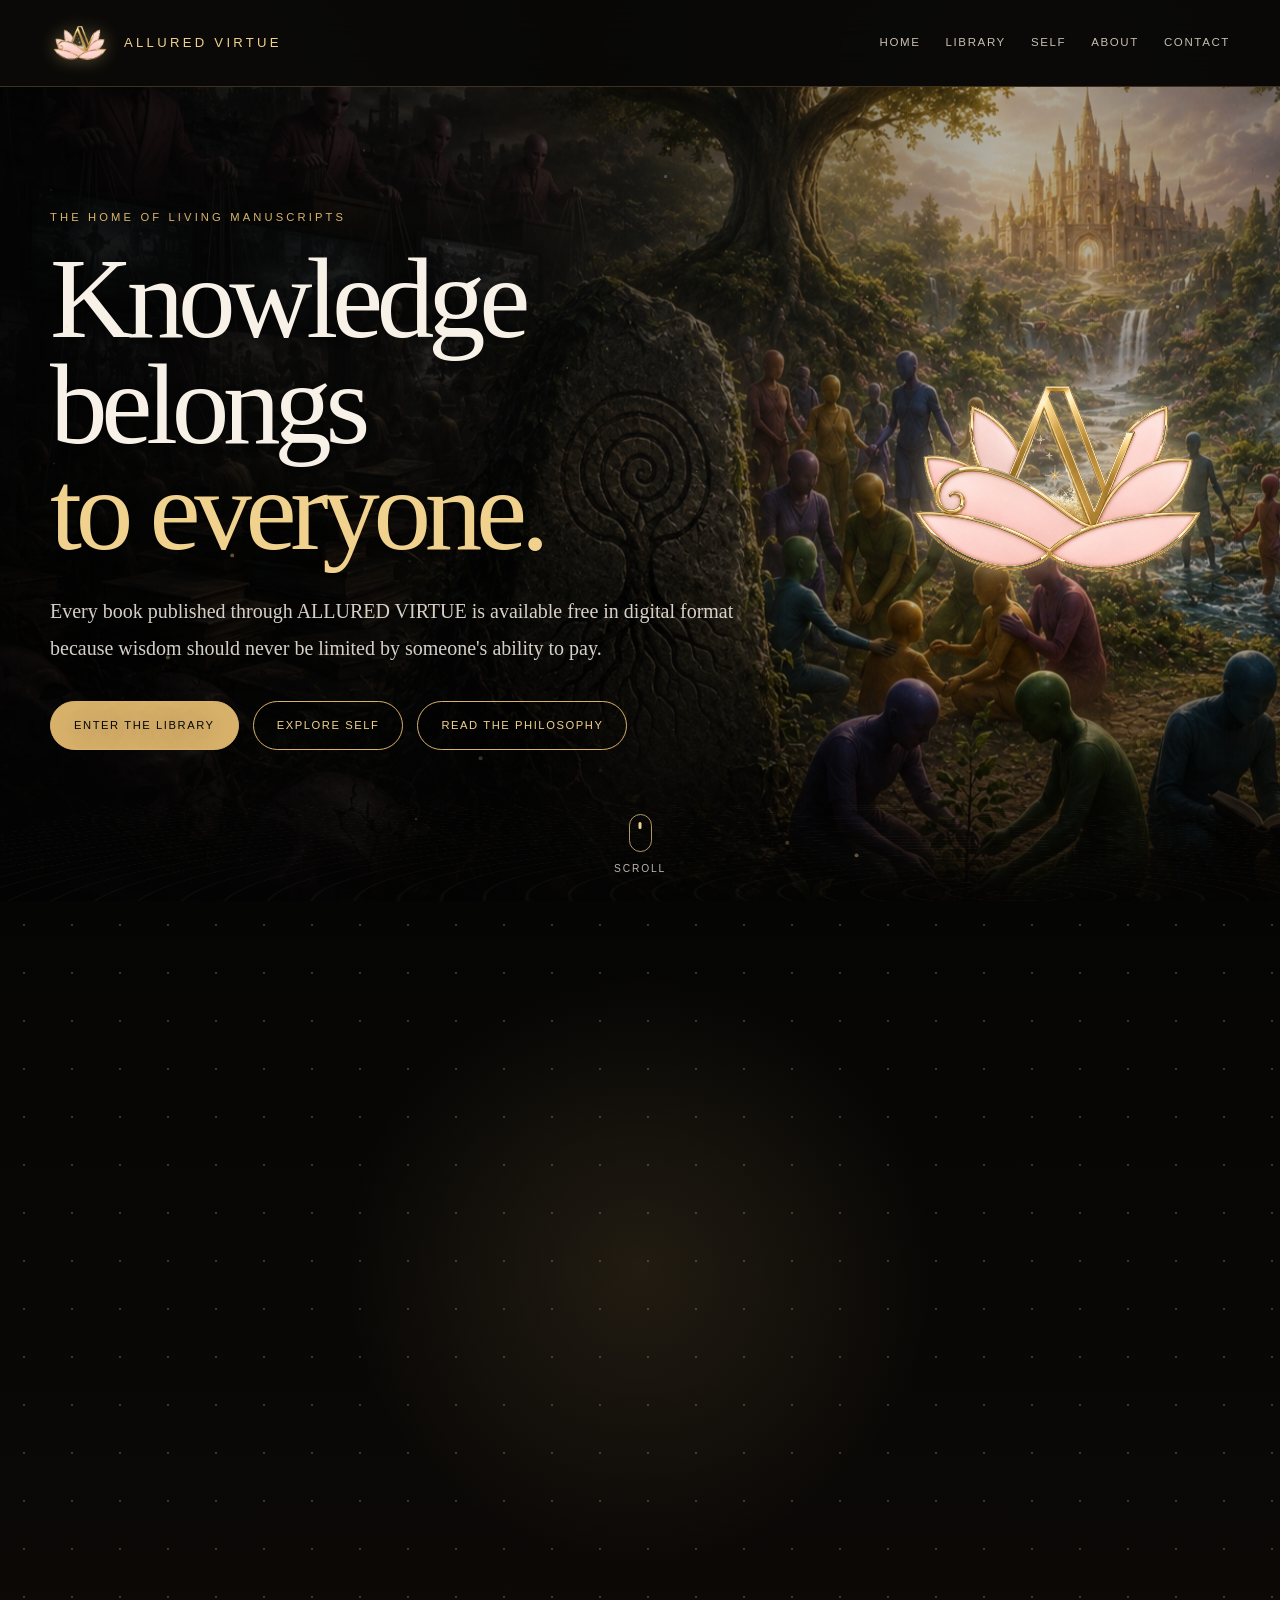
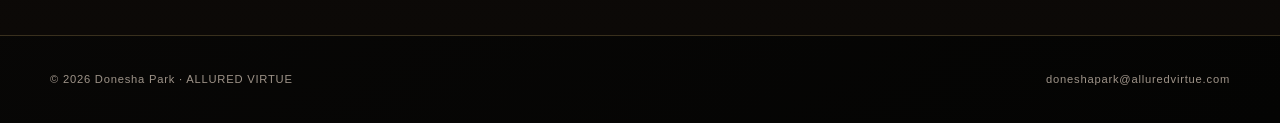
<file: index.html>
<!DOCTYPE html>
<html lang="en">
<head>
  <meta charset="UTF-8">
  <meta name="viewport" content="width=device-width, initial-scale=1">
  <title>ALLURED VIRTUE | Knowledge Belongs to Everyone</title>
  <meta name="description" content="The official home of ALLURED VIRTUE and SELF: A Living Manuscript by Donesha Park.">
  <link rel="stylesheet" href="style.css">
  <link rel="icon" type="image/png" sizes="32x32" href="/allured-virtue-tab-icon-v2-32.png">
  <link rel="icon" type="image/png" sizes="48x48" href="/allured-virtue-tab-icon-v2-48.png">
  <link rel="apple-touch-icon" href="/allured-virtue-touch-icon-v2.png">
</head>
<body>

<a class="skip-link" href="#main-content">Skip to content</a>
<header class="site-header">
  <div class="nav-wrap">
    <a class="brand-link" href="index.html" aria-label="ALLURED VIRTUE home">
      <img class="brand-logo" src="images/allured-virtue-logo-transparent.png" alt="ALLURED VIRTUE lotus logo">
      <span class="brand-name">ALLURED VIRTUE</span>
    </a>

    <button class="menu-button" type="button" aria-expanded="false" aria-label="Open navigation">☰</button>

    <nav class="site-nav" aria-label="Main navigation">
      <a class="transition-link" href="index.html">Home</a>
      <a class="transition-link" href="library.html">Library</a>
      <a class="transition-link" href="self.html">SELF</a>
      <a class="transition-link" href="about.html">About</a>
      <a class="transition-link" href="contact.html">Contact</a>
    </nav>
  </div>
</header>

<main id="main-content">
  <section class="hero cinematic-hero" data-parallax-root>
    <div class="cinematic-image" data-parallax-speed="0.12" aria-hidden="true"></div>
    <div class="moving-clouds clouds-one" data-parallax-speed="0.05" aria-hidden="true"></div>
    <div class="moving-clouds clouds-two" data-parallax-speed="0.08" aria-hidden="true"></div>
    <div class="star-field" aria-hidden="true"></div>
    <div class="light-rays" aria-hidden="true"></div>
    <div class="leaf-field" aria-hidden="true"></div>
    <div class="water-ripples" aria-hidden="true"></div>
    <div class="hero-shade" aria-hidden="true"></div>

    <div class="shell cinematic-content">
      <div class="reveal hero-copy">
        <p class="eyebrow">The home of living manuscripts</p>
        <h1 class="display">Knowledge belongs<br><span class="gold">to everyone.</span></h1>
        <p class="lede">
          Every book published through ALLURED VIRTUE is available free in digital format because wisdom should never be limited by someone's ability to pay.
        </p>
        <div class="button-row">
          <a class="button filled transition-link" href="library.html">Enter the library</a>
          <a class="button transition-link" href="self.html">Explore SELF</a>
          <a class="button transition-link" href="about.html">Read the philosophy</a>
        </div>
      </div>

      <div class="hero-lotus-wrap reveal" data-parallax-speed="-0.04">
        <img class="hero-lotus" src="images/allured-virtue-logo-transparent.png" alt="ALLURED VIRTUE lotus logo">
      </div>
    </div>

    <a class="scroll-cue" href="#home-statement" aria-label="Scroll to continue">
      <span></span>
      Scroll
    </a>
  </section>

  <section class="home-statement section" id="home-statement">
    <div class="shell statement-center reveal">
      <div class="animated-gold-line" aria-hidden="true"></div>
      <p class="eyebrow">ALLURED VIRTUE</p>
      <h2>Read slowly. Observe deeply. Remember yourself.</h2>
      <p>Enter a growing library of living manuscripts by Donesha Park.</p>
      <a class="button transition-link" href="library.html">Open the library</a>
      <div class="animated-gold-line reverse" aria-hidden="true"></div>
    </div>
  </section>
</main>

<footer class="site-footer">
  <div class="shell footer-inner">
    <p>© 2026 Donesha Park · ALLURED VIRTUE</p>
    <p><a href="mailto:doneshapark@alluredvirtue.com">doneshapark@alluredvirtue.com</a></p>
  </div>
</footer>
<script src="app.js"></script>

</body>
</html>
</file>
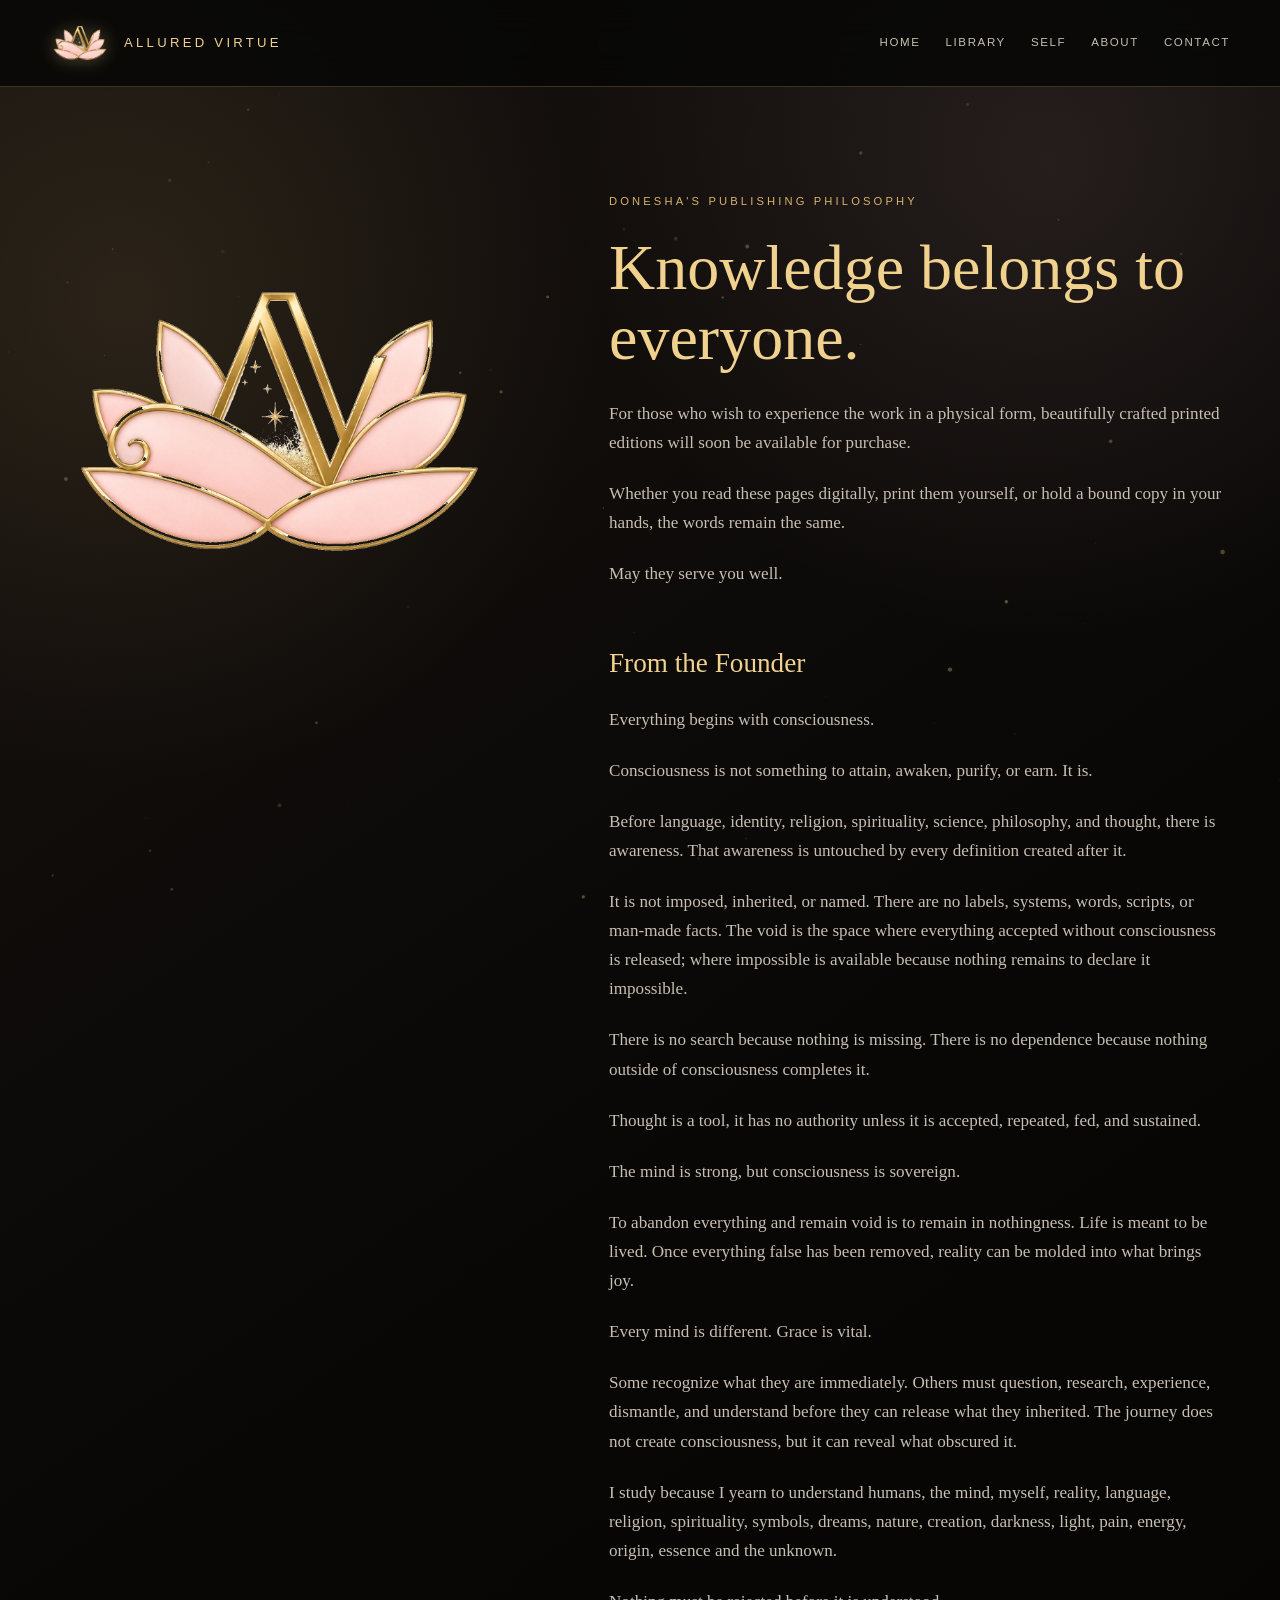
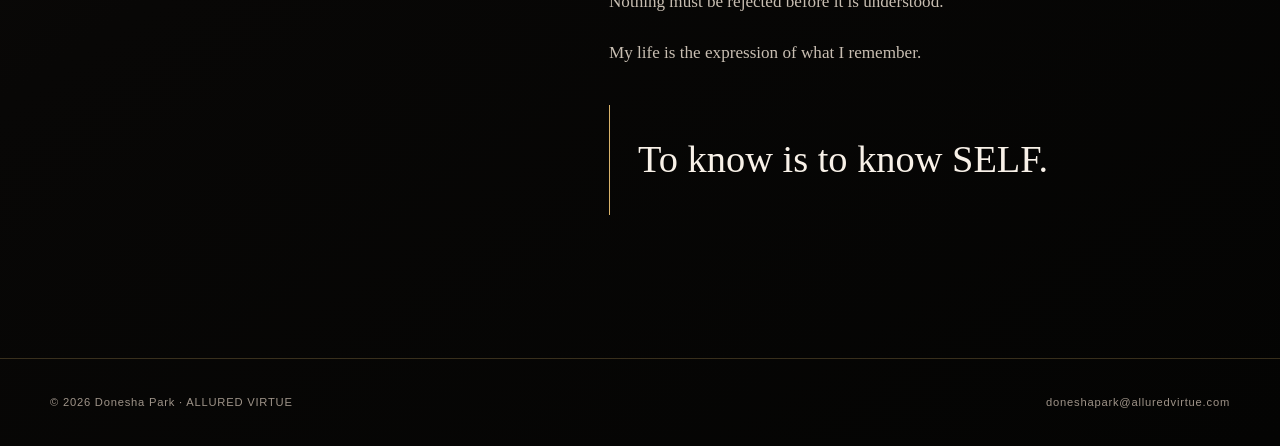
<file: about.html>
<!DOCTYPE html>
<html lang="en">
<head>
  <meta charset="UTF-8">
  <meta name="viewport" content="width=device-width, initial-scale=1">
  <title>About | ALLURED VIRTUE</title>
  <meta name="description" content="Donesha's publishing philosophy and a statement from the founder of ALLURED VIRTUE.">
  <link rel="stylesheet" href="style.css">
  <link rel="icon" type="image/png" sizes="32x32" href="/allured-virtue-tab-icon-v2-32.png">
  <link rel="icon" type="image/png" sizes="48x48" href="/allured-virtue-tab-icon-v2-48.png">
  <link rel="apple-touch-icon" href="/allured-virtue-touch-icon-v2.png">
</head>
<body>

<a class="skip-link" href="#main-content">Skip to content</a>
<header class="site-header">
  <div class="nav-wrap">
    <a class="brand-link" href="index.html" aria-label="ALLURED VIRTUE home">
      <img class="brand-logo" src="images/allured-virtue-logo-transparent.png" alt="ALLURED VIRTUE lotus logo">
      <span class="brand-name">ALLURED VIRTUE</span>
    </a>

    <button class="menu-button" type="button" aria-expanded="false" aria-label="Open navigation">☰</button>

    <nav class="site-nav" aria-label="Main navigation">
      <a class="transition-link" href="index.html">Home</a>
      <a class="transition-link" href="library.html">Library</a>
      <a class="transition-link" href="self.html">SELF</a>
      <a class="transition-link" href="about.html">About</a>
      <a class="transition-link" href="contact.html">Contact</a>
    </nav>
  </div>
</header>

<main id="main-content">
  <section class="section">
    <div class="shell philosophy">
      <div class="logo-panel reveal">
        <img src="images/allured-virtue-logo-transparent.png" alt="ALLURED VIRTUE lotus logo">
      </div>

      <div class="prose reveal">
        <p class="eyebrow">Donesha's Publishing Philosophy</p>
        <h2>Knowledge belongs to everyone.</h2>

        <p>For those who wish to experience the work in a physical form, beautifully crafted printed editions will soon be available for purchase.</p>

        <p>Whether you read these pages digitally, print them yourself, or hold a bound copy in your hands, the words remain the same.</p>

        <p>May they serve you well.</p>

        <h3>From the Founder</h3>

        <p>Everything begins with consciousness.</p>

        <p>Consciousness is not something to attain, awaken, purify, or earn. It is.</p>

        <p>Before language, identity, religion, spirituality, science, philosophy, and thought, there is awareness. That awareness is untouched by every definition created after it.</p>

        <p>It is not imposed, inherited, or named. There are no labels, systems, words, scripts, or man-made facts. The void is the space where everything accepted without consciousness is released; where impossible is available because nothing remains to declare it impossible.</p>

        <p>There is no search because nothing is missing. There is no dependence because nothing outside of consciousness completes it.</p>

        <p>Thought is a tool, it has no authority unless it is accepted, repeated, fed, and sustained.</p>

        <p>The mind is strong, but consciousness is sovereign.</p>

        <p>To abandon everything and remain void is to remain in nothingness. Life is meant to be lived. Once everything false has been removed, reality can be molded into what brings joy.</p>

        <p>Every mind is different. Grace is vital.</p>

        <p>Some recognize what they are immediately. Others must question, research, experience, dismantle, and understand before they can release what they inherited. The journey does not create consciousness, but it can reveal what obscured it.</p>

        <p>I study because I yearn to understand humans, the mind, myself, reality, language, religion, spirituality, symbols, dreams, nature, creation, darkness, light, pain, energy, origin, essence and the unknown.</p>

        <p>Nothing must be rejected before it is understood.</p>

        <p>My life is the expression of what I remember.</p>

        <blockquote class="knowledge">To know is to know SELF.</blockquote>
      </div>
    </div>
  </section>
</main>

<footer class="site-footer">
  <div class="shell footer-inner">
    <p>© 2026 Donesha Park · ALLURED VIRTUE</p>
    <p><a href="mailto:doneshapark@alluredvirtue.com">doneshapark@alluredvirtue.com</a></p>
  </div>
</footer>
<script src="app.js"></script>

</body>
</html>
</file>
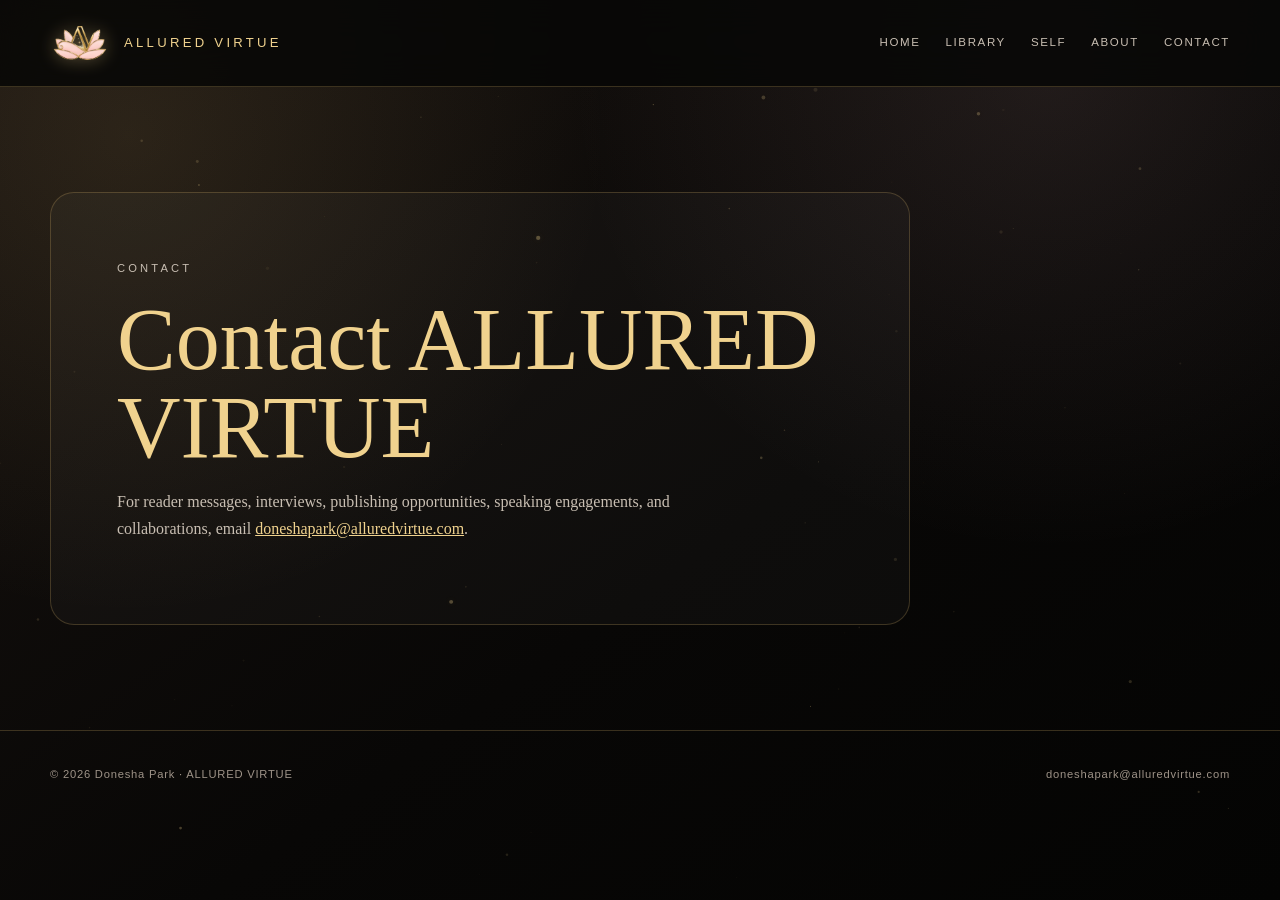
<file: contact.html>
<!DOCTYPE html>
<html lang="en">
<head>
  <meta charset="UTF-8">
  <meta name="viewport" content="width=device-width, initial-scale=1">
  <title>Contact | ALLURED VIRTUE</title>
  <meta name="description" content="Contact ALLURED VIRTUE.">
  <link rel="stylesheet" href="style.css">
  <link rel="icon" type="image/png" sizes="32x32" href="/allured-virtue-tab-icon-v2-32.png">
  <link rel="icon" type="image/png" sizes="48x48" href="/allured-virtue-tab-icon-v2-48.png">
  <link rel="apple-touch-icon" href="/allured-virtue-touch-icon-v2.png">
</head>
<body>

<a class="skip-link" href="#main-content">Skip to content</a>
<header class="site-header">
  <div class="nav-wrap">
    <a class="brand-link" href="index.html" aria-label="ALLURED VIRTUE home">
      <img class="brand-logo" src="images/allured-virtue-logo-transparent.png" alt="ALLURED VIRTUE lotus logo">
      <span class="brand-name">ALLURED VIRTUE</span>
    </a>

    <button class="menu-button" type="button" aria-expanded="false" aria-label="Open navigation">☰</button>

    <nav class="site-nav" aria-label="Main navigation">
      <a class="transition-link" href="index.html">Home</a>
      <a class="transition-link" href="library.html">Library</a>
      <a class="transition-link" href="self.html">SELF</a>
      <a class="transition-link" href="about.html">About</a>
      <a class="transition-link" href="contact.html">Contact</a>
    </nav>
  </div>
</header>

<main id="main-content">
  <section class="section">
    <div class="shell">
      <div class="contact-panel reveal">
        <p class="eyebrow">Contact</p>
        <h1>Contact ALLURED VIRTUE</h1>
        <p>
          For reader messages, interviews, publishing opportunities, speaking engagements, and collaborations, email <a class="email-link" href="mailto:doneshapark@alluredvirtue.com">doneshapark@alluredvirtue.com</a>.
        </p>
      </div>
    </div>
  </section>
</main>

<footer class="site-footer">
  <div class="shell footer-inner">
    <p>© 2026 Donesha Park · ALLURED VIRTUE</p>
    <p><a href="mailto:doneshapark@alluredvirtue.com">doneshapark@alluredvirtue.com</a></p>
  </div>
</footer>
<script src="app.js"></script>

</body>
</html>
</file>
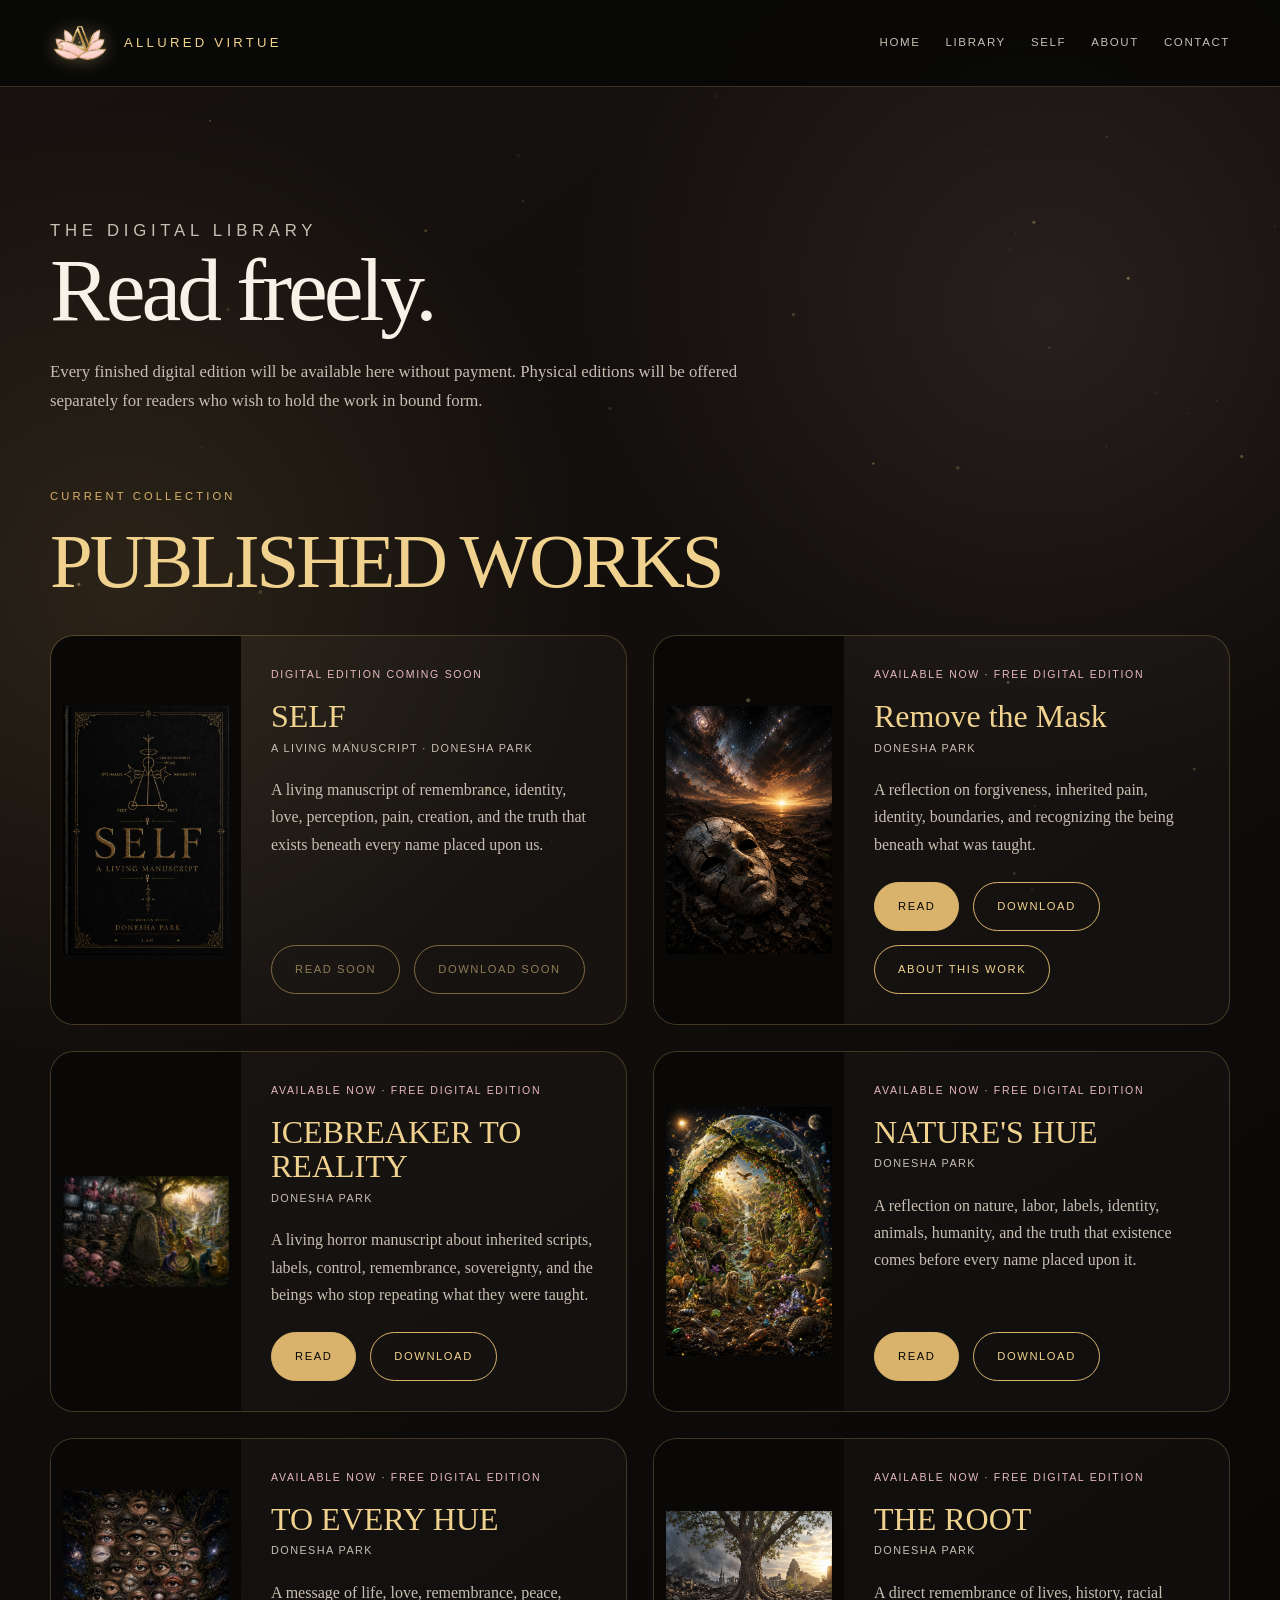
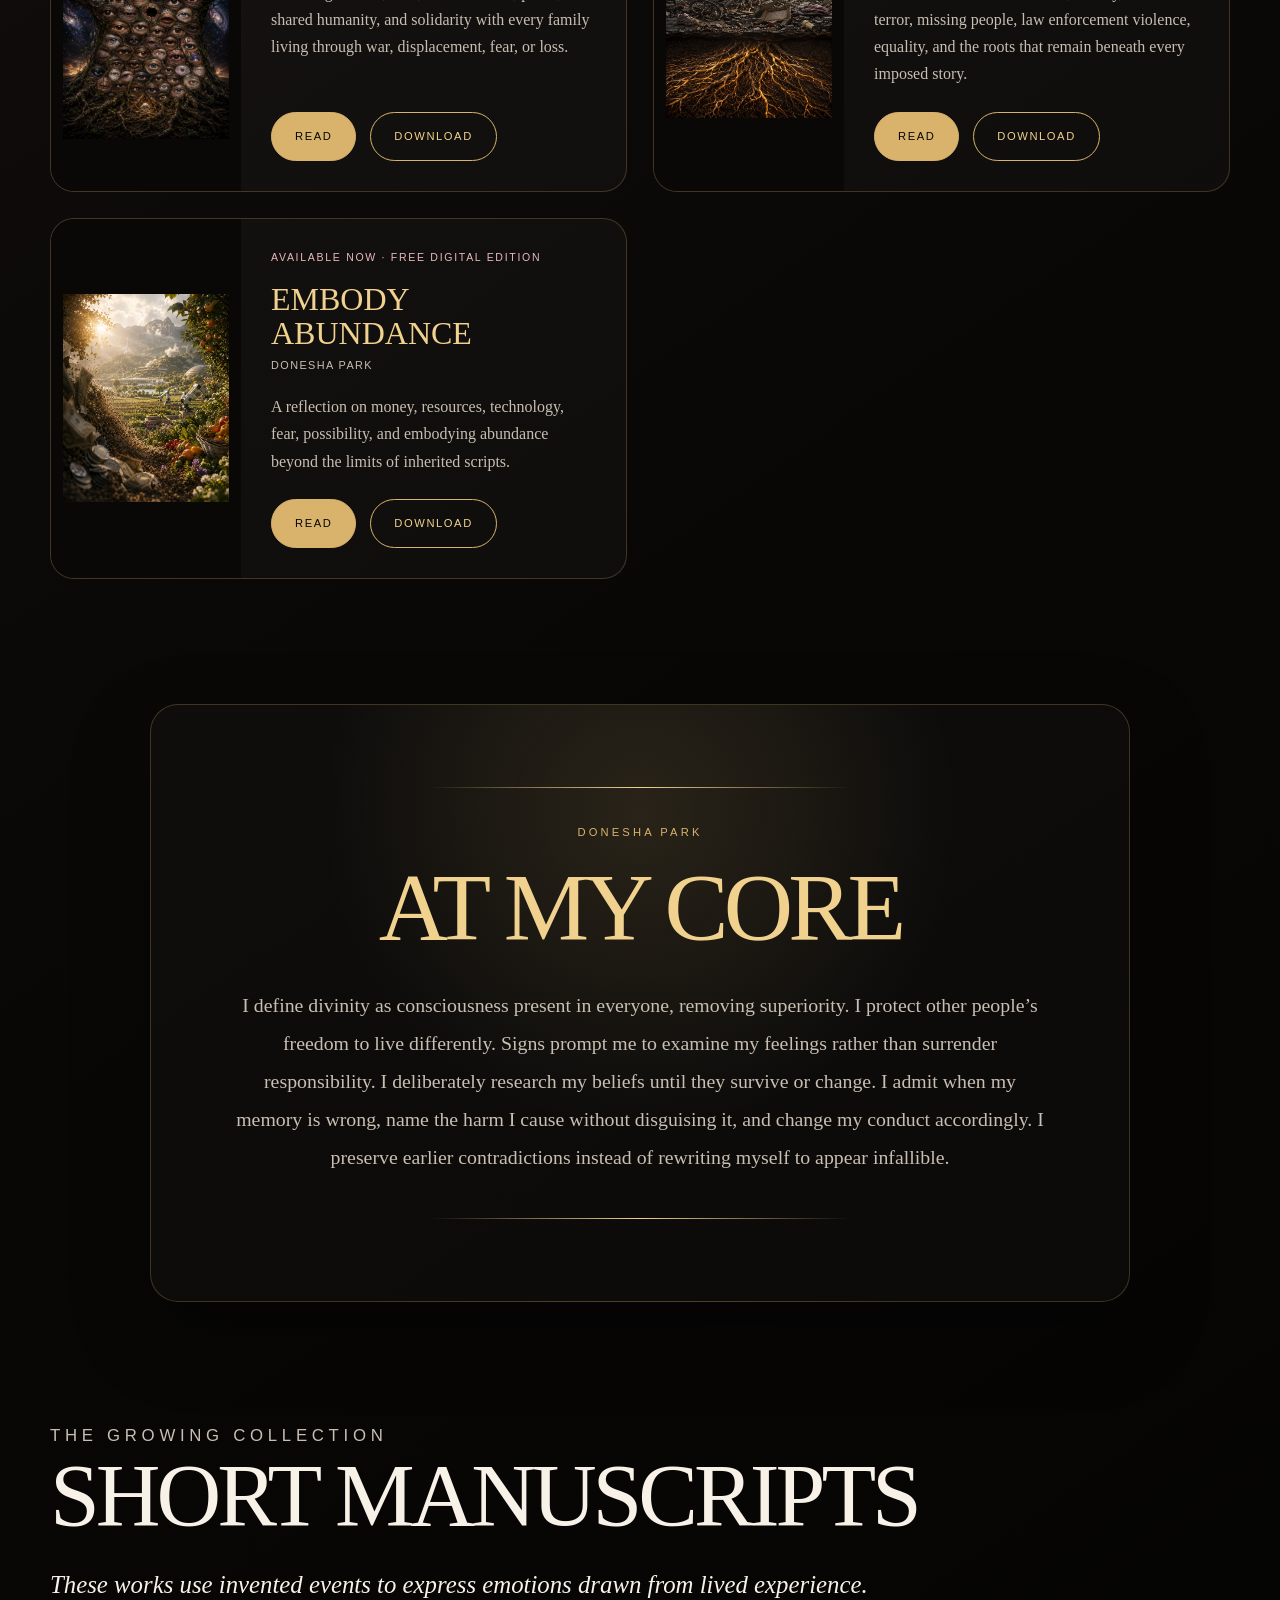
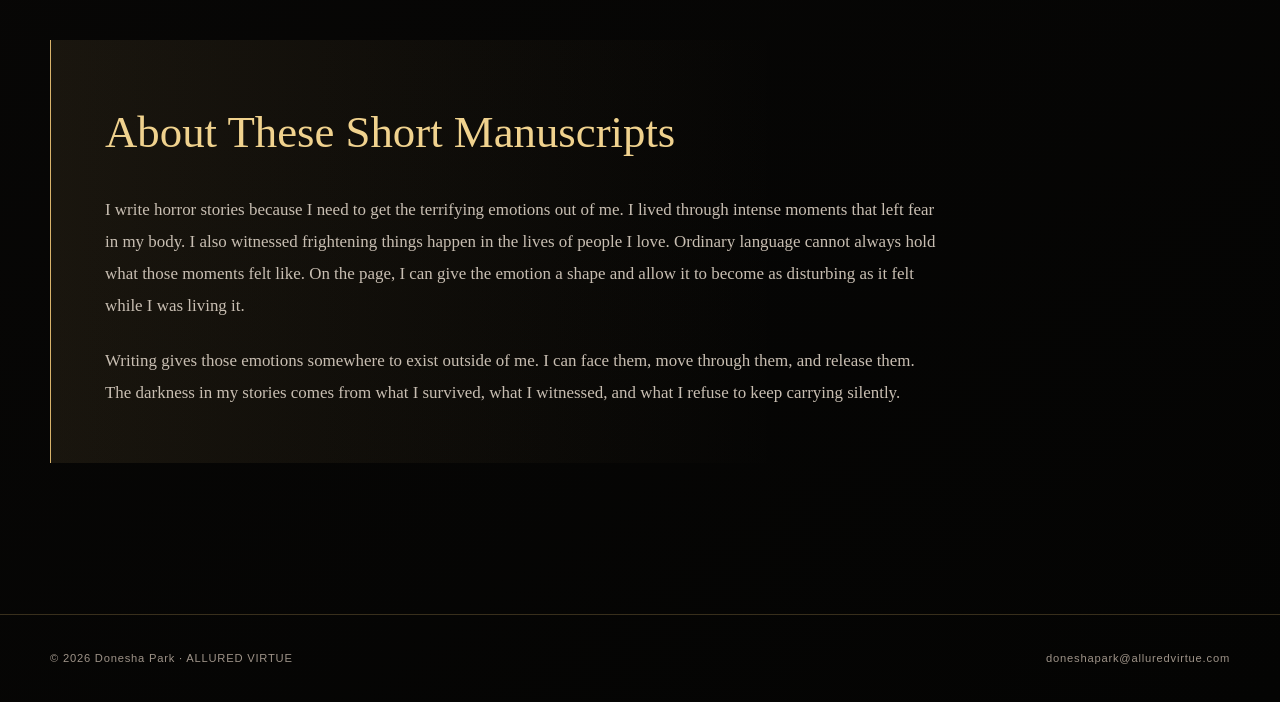
<file: library.html>
<!DOCTYPE html>
<html lang="en">
<head>
  <meta charset="UTF-8">
  <meta name="viewport" content="width=device-width, initial-scale=1">
  <title>Books by Donesha Park | ALLURED VIRTUE Library</title>
  <meta name="description" content="Read free digital books by Donesha Park through the ALLURED VIRTUE library.">
  <link rel="stylesheet" href="style.css">
  <link rel="icon" type="image/png" sizes="32x32" href="/allured-virtue-tab-icon-v2-32.png">
  <link rel="icon" type="image/png" sizes="48x48" href="/allured-virtue-tab-icon-v2-48.png">
  <link rel="apple-touch-icon" href="/allured-virtue-touch-icon-v2.png">
</head>
<body>

<a class="skip-link" href="#main-content">Skip to content</a>
<header class="site-header">
  <div class="nav-wrap">
    <a class="brand-link" href="index.html" aria-label="ALLURED VIRTUE home">
      <img class="brand-logo" src="images/allured-virtue-logo-transparent.png" alt="ALLURED VIRTUE lotus logo">
      <span class="brand-name">ALLURED VIRTUE</span>
    </a>

    <button class="menu-button" type="button" aria-expanded="false" aria-label="Open navigation">☰</button>

    <nav class="site-nav" aria-label="Main navigation">
      <a class="transition-link" href="index.html">Home</a>
      <a class="transition-link" href="library.html">Library</a>
      <a class="transition-link" href="self.html">SELF</a>
      <a class="transition-link" href="about.html">About</a>
      <a class="transition-link" href="contact.html">Contact</a>
    </nav>
  </div>
</header>

<main id="main-content">
  <section class="section">
    <div class="shell">
      <div class="section-heading reveal">
        <p class="eyebrow">The digital library</p>
        <h1>Read freely.</h1>
        <p>
          Every finished digital edition will be available here without payment. Physical editions will be offered separately for readers who wish to hold the work in bound form.
        </p>
      </div>

      <div class="library-section-label reveal">
        <p class="eyebrow">Current collection</p>
        <h2>PUBLISHED WORKS</h2>
      </div>

      <div class="library-grid">
        <article class="library-card reveal">
          <img src="images/self-front-cover.jpg" alt="Cover of SELF: A Living Manuscript">
          <div class="library-copy">
            <span class="status">Digital edition coming soon</span>
            <h2>SELF</h2>
            <p class="byline">A Living Manuscript · Donesha Park</p>
            <p class="summary">
              A living manuscript of remembrance, identity, love, perception, pain, creation, and the truth that exists beneath every name placed upon us.
            </p>
            <div class="button-row">
              <span class="button disabled">Read soon</span>
              <span class="button disabled">Download soon</span>
            </div>
          </div>
        </article>

        <article class="library-card reveal">
          <img src="images/remove-the-mask-preview.png" alt="Artwork preview for Remove the Mask by Donesha Park">
          <div class="library-copy">
            <span class="status">Available now · Free digital edition</span>
            <h2>Remove the Mask</h2>
            <p class="byline">Donesha Park</p>
            <p class="summary">
              A reflection on forgiveness, inherited pain, identity, boundaries, and recognizing the being beneath what was taught.
            </p>
            <div class="button-row">
              <a class="button filled" href="books/Remove-The-Mask.pdf" target="_blank" rel="noopener">Read</a>
              <a class="button" href="books/Remove-The-Mask.pdf" download>Download</a>
              <a class="button" href="remove-the-mask.html">About this work</a>
            </div>
          </div>
        </article>


        <article class="library-card reveal">
          <img src="images/icebreaker-to-reality-cover.jpg" alt="Cover artwork for ICEBREAKER TO REALITY by Donesha Park">
          <div class="library-copy">
            <span class="status">Available now · Free digital edition</span>
            <h2>ICEBREAKER TO REALITY</h2>
            <p class="byline">Donesha Park</p>
            <p class="summary">A living horror manuscript about inherited scripts, labels, control, remembrance, sovereignty, and the beings who stop repeating what they were taught.</p>
            <div class="button-row">
              <a class="button filled" href="books/Icebreaker-To-Reality.pdf" target="_blank" rel="noopener">Read</a>
              <a class="button" href="books/Icebreaker-To-Reality.pdf" download>Download</a>
            </div>
          </div>
        </article>

        <article class="library-card reveal">
          <img src="images/natures-hue-cover.jpg" alt="Cover artwork for NATURE'S HUE by Donesha Park">
          <div class="library-copy">
            <span class="status">Available now · Free digital edition</span>
            <h2>NATURE'S HUE</h2>
            <p class="byline">Donesha Park</p>
            <p class="summary">A reflection on nature, labor, labels, identity, animals, humanity, and the truth that existence comes before every name placed upon it.</p>
            <div class="button-row">
              <a class="button filled" href="books/Natures-Hue.pdf" target="_blank" rel="noopener">Read</a>
              <a class="button" href="books/Natures-Hue.pdf" download>Download</a>
            </div>
          </div>
        </article>

        <article class="library-card reveal">
          <img src="images/to-every-hue-cover.jpg" alt="Cover artwork for TO EVERY HUE by Donesha Park">
          <div class="library-copy">
            <span class="status">Available now · Free digital edition</span>
            <h2>TO EVERY HUE</h2>
            <p class="byline">Donesha Park</p>
            <p class="summary">A message of life, love, remembrance, peace, shared humanity, and solidarity with every family living through war, displacement, fear, or loss.</p>
            <div class="button-row">
              <a class="button filled" href="books/To-Every-Hue.pdf" target="_blank" rel="noopener">Read</a>
              <a class="button" href="books/To-Every-Hue.pdf" download>Download</a>
            </div>
          </div>
        </article>

        <article class="library-card reveal">
          <img src="images/the-root-cover.jpg" alt="Cover artwork for THE ROOT by Donesha Park">
          <div class="library-copy">
            <span class="status">Available now · Free digital edition</span>
            <h2>THE ROOT</h2>
            <p class="byline">Donesha Park</p>
            <p class="summary">A direct remembrance of lives, history, racial terror, missing people, law enforcement violence, equality, and the roots that remain beneath every imposed story.</p>
            <div class="button-row">
              <a class="button filled" href="books/The-Root.pdf" target="_blank" rel="noopener">Read</a>
              <a class="button" href="books/The-Root.pdf" download>Download</a>
            </div>
          </div>
        </article>

        <article class="library-card reveal">
          <img src="images/embody-abundance-cover.jpg" alt="Cover artwork for EMBODY ABUNDANCE by Donesha Park">
          <div class="library-copy">
            <span class="status">Available now · Free digital edition</span>
            <h2>EMBODY ABUNDANCE</h2>
            <p class="byline">Donesha Park</p>
            <p class="summary">A reflection on money, resources, technology, fear, possibility, and embodying abundance beyond the limits of inherited scripts.</p>
            <div class="button-row">
              <a class="button filled" href="books/Embody-Abundance.pdf" target="_blank" rel="noopener">Read</a>
              <a class="button" href="books/Embody-Abundance.pdf" download>Download</a>
            </div>
          </div>
        </article>
      </div>

      <section class="library-core reveal" id="at-my-core" aria-labelledby="core-heading">
        <div class="animated-gold-line" aria-hidden="true"></div>
        <p class="eyebrow">Donesha Park</p>
        <h2 id="core-heading">AT MY CORE</h2>
        <p>
          I define divinity as consciousness present in everyone, removing superiority. I protect other people’s freedom to live differently. Signs prompt me to examine my feelings rather than surrender responsibility. I deliberately research my beliefs until they survive or change. I admit when my memory is wrong, name the harm I cause without disguising it, and change my conduct accordingly. I preserve earlier contradictions instead of rewriting myself to appear infallible.
        </p>
        <div class="animated-gold-line reverse" aria-hidden="true"></div>
      </section>

      <section class="short-manuscripts reveal" id="short-manuscripts" aria-labelledby="short-manuscripts-heading">
        <div class="section-heading short-manuscripts-heading">
          <p class="eyebrow">The growing collection</p>
          <h2 id="short-manuscripts-heading">SHORT MANUSCRIPTS</h2>
          <p class="short-manuscripts-note">
            These works use invented events to express emotions drawn from lived experience.
          </p>
        </div>

        <div class="short-manuscripts-about">
          <h3>About These Short Manuscripts</h3>
          <p>
            I write horror stories because I need to get the terrifying emotions out of me. I lived through intense moments that left fear in my body. I also witnessed frightening things happen in the lives of people I love. Ordinary language cannot always hold what those moments felt like. On the page, I can give the emotion a shape and allow it to become as disturbing as it felt while I was living it.
          </p>
          <p>
            Writing gives those emotions somewhere to exist outside of me. I can face them, move through them, and release them. The darkness in my stories comes from what I survived, what I witnessed, and what I refuse to keep carrying silently.
          </p>
        </div>

        <div class="short-manuscripts-grid" id="short-manuscripts-list"></div>
      </section>
    </div>
  </section>
</main>

<footer class="site-footer">
  <div class="shell footer-inner">
    <p>© 2026 Donesha Park · ALLURED VIRTUE</p>
    <p><a href="mailto:doneshapark@alluredvirtue.com">doneshapark@alluredvirtue.com</a></p>
  </div>
</footer>
<script src="app.js"></script>

</body>
</html>
</file>
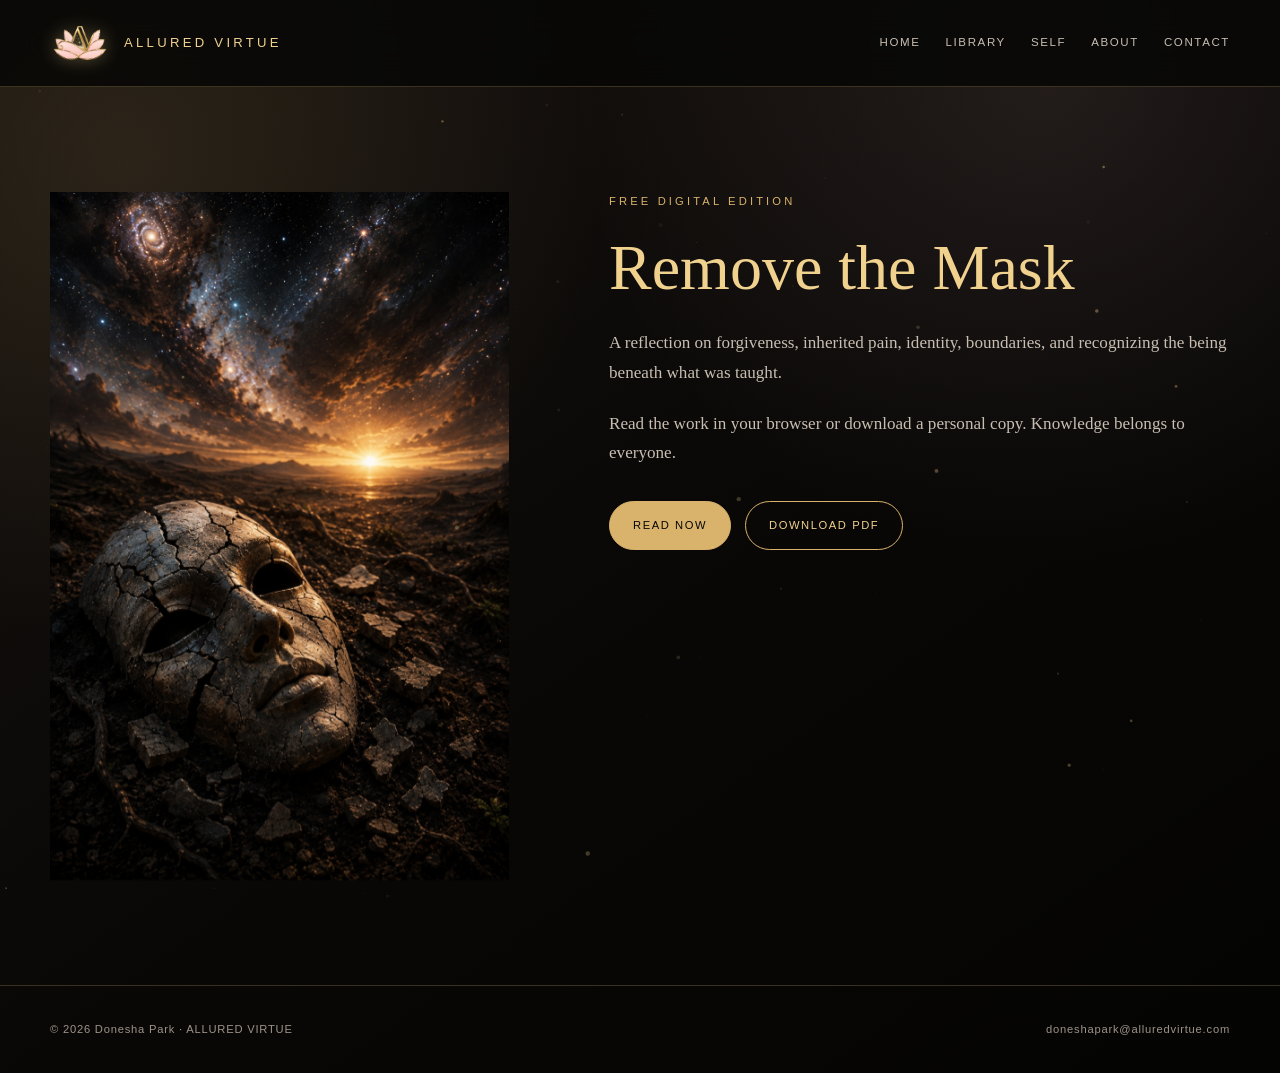
<file: remove-the-mask.html>
<!DOCTYPE html>
<html lang="en">
<head>
  <meta charset="UTF-8">
  <meta name="viewport" content="width=device-width, initial-scale=1">
  <title>Remove the Mask | ALLURED VIRTUE</title>
  <meta name="description" content="Read and download Remove the Mask by Donesha Park for free.">
  <link rel="stylesheet" href="style.css">
  <link rel="icon" type="image/png" sizes="32x32" href="/allured-virtue-tab-icon-v2-32.png">
  <link rel="icon" type="image/png" sizes="48x48" href="/allured-virtue-tab-icon-v2-48.png">
  <link rel="apple-touch-icon" href="/allured-virtue-touch-icon-v2.png">
</head>
<body>
<a class="skip-link" href="#main-content">Skip to content</a>
<header class="site-header">
  <div class="nav-wrap">
    <a class="brand-link" href="index.html" aria-label="ALLURED VIRTUE home">
      <img class="brand-logo" src="images/allured-virtue-logo-transparent.png" alt="ALLURED VIRTUE lotus logo">
      <span class="brand-name">ALLURED VIRTUE</span>
    </a>
    <button class="menu-button" type="button" aria-expanded="false" aria-label="Open navigation">☰</button>
    <nav class="site-nav" aria-label="Main navigation">
      <a class="transition-link" href="index.html">Home</a>
      <a class="transition-link" href="library.html">Library</a>
      <a class="transition-link" href="self.html">SELF</a>
      <a class="transition-link" href="about.html">About</a>
      <a class="transition-link" href="contact.html">Contact</a>
    </nav>
  </div>
</header>
<main id="main-content">
  <section class="section">
    <div class="shell philosophy">
      <div class="logo-panel reveal" style="background:#fff;">
        <img src="images/remove-the-mask-preview.png" alt="Artwork preview for Remove the Mask">
      </div>
      <div class="prose reveal">
        <p class="eyebrow">Free digital edition</p>
        <h2>Remove the Mask</h2>
        <p>
          A reflection on forgiveness, inherited pain, identity, boundaries, and recognizing the being beneath what was taught.
        </p>
        <p>
          Read the work in your browser or download a personal copy. Knowledge belongs to everyone.
        </p>
        <div class="button-row">
          <a class="button filled" href="books/Remove-The-Mask.pdf" target="_blank" rel="noopener">Read now</a>
          <a class="button" href="books/Remove-The-Mask.pdf" download>Download PDF</a>
        </div>
      </div>
    </div>
  </section>
</main>
<footer class="site-footer">
  <div class="shell footer-inner">
    <p>© 2026 Donesha Park · ALLURED VIRTUE</p>
    <p><a href="mailto:doneshapark@alluredvirtue.com">doneshapark@alluredvirtue.com</a></p>
  </div>
</footer>
<script src="app.js"></script>
</body>
</html>
</file>
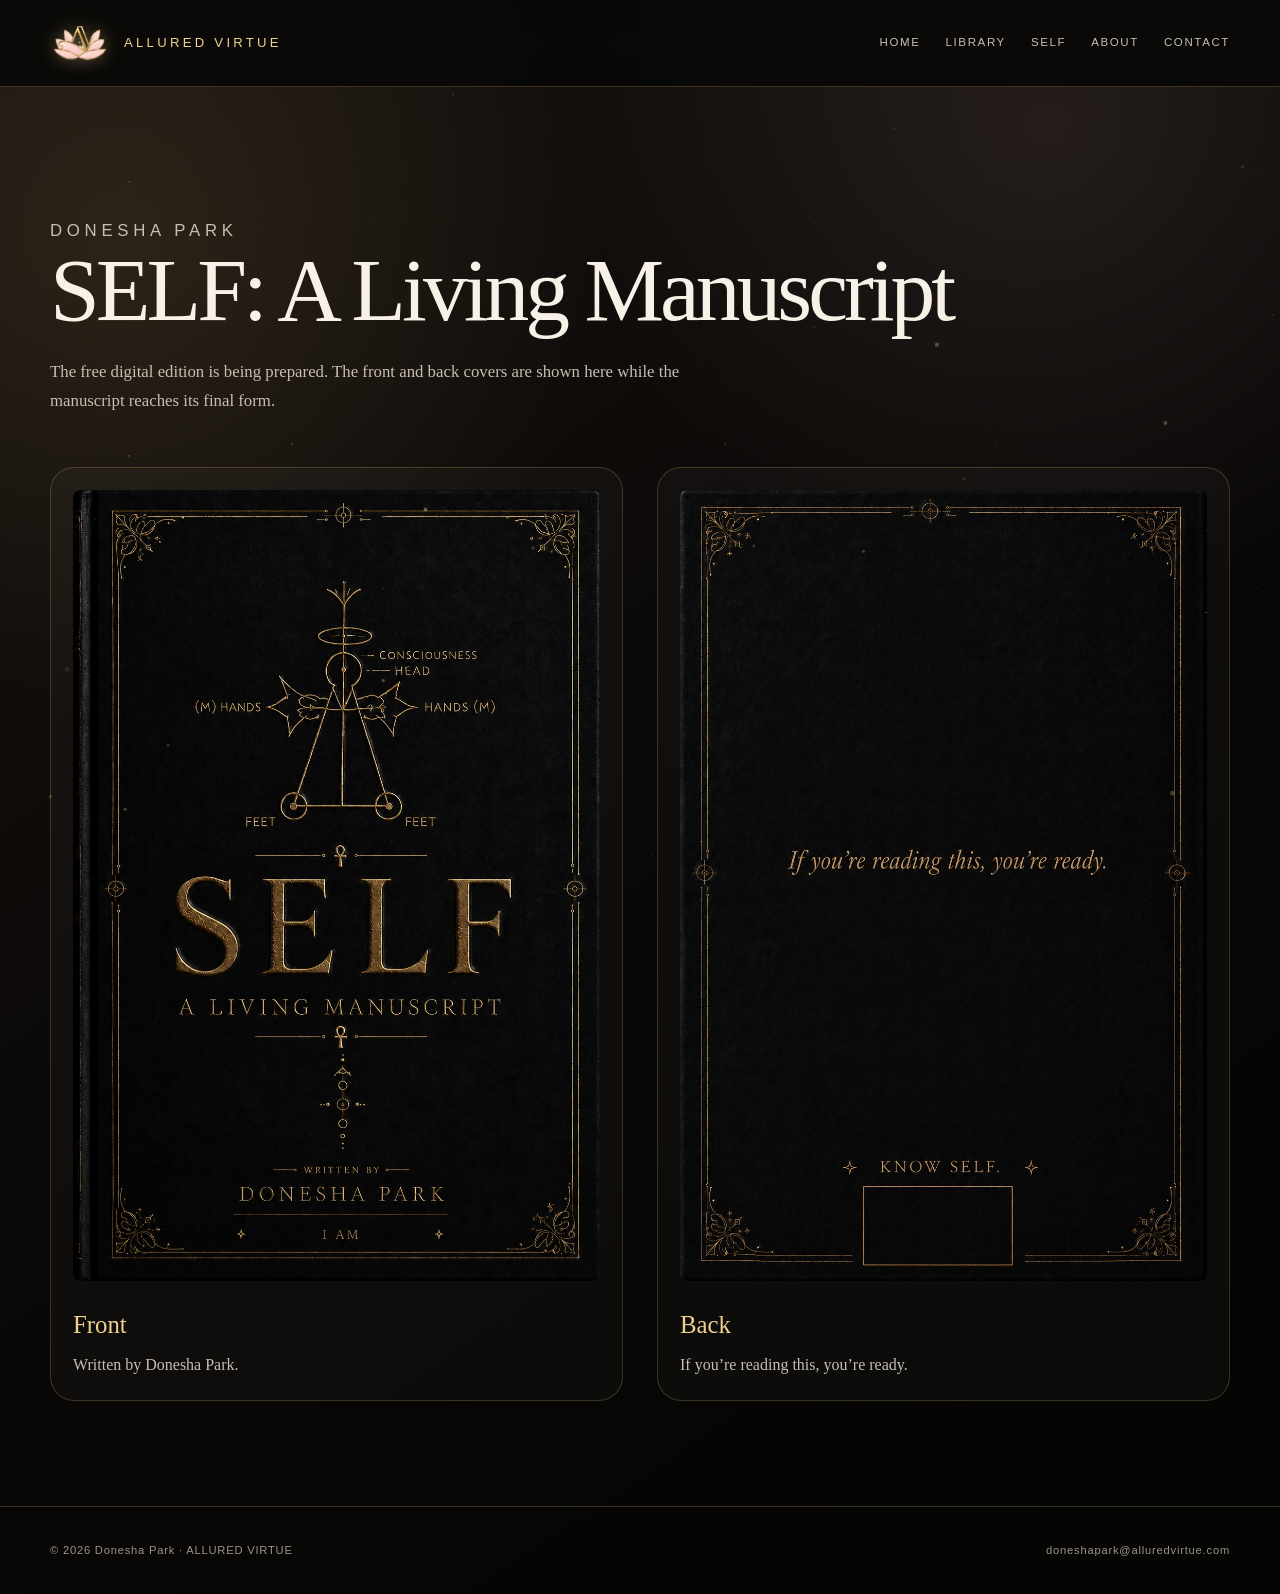
<file: self.html>
<!DOCTYPE html>
<html lang="en">
<head>
  <meta charset="UTF-8">
  <meta name="viewport" content="width=device-width, initial-scale=1">
  <title>SELF: A Living Manuscript | ALLURED VIRTUE</title>
  <meta name="description" content="SELF: A Living Manuscript by Donesha Park.">
  <link rel="stylesheet" href="style.css">
  <link rel="icon" type="image/png" sizes="32x32" href="/allured-virtue-tab-icon-v2-32.png">
  <link rel="icon" type="image/png" sizes="48x48" href="/allured-virtue-tab-icon-v2-48.png">
  <link rel="apple-touch-icon" href="/allured-virtue-touch-icon-v2.png">
</head>
<body>

<a class="skip-link" href="#main-content">Skip to content</a>
<header class="site-header">
  <div class="nav-wrap">
    <a class="brand-link" href="index.html" aria-label="ALLURED VIRTUE home">
      <img class="brand-logo" src="images/allured-virtue-logo-transparent.png" alt="ALLURED VIRTUE lotus logo">
      <span class="brand-name">ALLURED VIRTUE</span>
    </a>

    <button class="menu-button" type="button" aria-expanded="false" aria-label="Open navigation">☰</button>

    <nav class="site-nav" aria-label="Main navigation">
      <a class="transition-link" href="index.html">Home</a>
      <a class="transition-link" href="library.html">Library</a>
      <a class="transition-link" href="self.html">SELF</a>
      <a class="transition-link" href="about.html">About</a>
      <a class="transition-link" href="contact.html">Contact</a>
    </nav>
  </div>
</header>

<main id="main-content">
  <section class="section">
    <div class="shell">
      <div class="section-heading reveal">
        <p class="eyebrow">Donesha Park</p>
        <h1>SELF: A Living Manuscript</h1>
        <p>
          The free digital edition is being prepared. The front and back covers are shown here while the manuscript reaches its final form.
        </p>
      </div>

      <div class="book-showcase">
        <article class="cover-card reveal">
          <img src="images/self-front-cover.jpg" alt="Front cover of SELF: A Living Manuscript">
          <h2>Front</h2>
          <p>Written by Donesha Park.</p>
        </article>

        <article class="cover-card reveal">
          <img src="images/self-back-cover.jpg" alt="Back cover of SELF: A Living Manuscript">
          <h2>Back</h2>
          <p>If you’re reading this, you’re ready.</p>
        </article>
      </div>
    </div>
  </section>
</main>

<footer class="site-footer">
  <div class="shell footer-inner">
    <p>© 2026 Donesha Park · ALLURED VIRTUE</p>
    <p><a href="mailto:doneshapark@alluredvirtue.com">doneshapark@alluredvirtue.com</a></p>
  </div>
</footer>
<script src="app.js"></script>

</body>
</html>
</file>
<file: style.css>
:root {
  --black: #070706;
  --black-soft: #12100e;
  --paper: #f8f1e8;
  --muted: #c8beb2;
  --gold: #d9b36b;
  --gold-bright: #f0d28e;
  --pink: #e8b9bd;
  --line: rgba(217, 179, 107, 0.24);
  --panel: rgba(255, 255, 255, 0.028);
  --max-width: 1180px;
}

* {
  box-sizing: border-box;
}

html {
  scroll-behavior: smooth;
}

body {
  margin: 0;
  min-height: 100vh;
  color: var(--paper);
  background:
    radial-gradient(circle at 82% 8%, rgba(232, 185, 189, 0.10), transparent 30rem),
    radial-gradient(circle at 10% 15%, rgba(217, 179, 107, 0.12), transparent 30rem),
    linear-gradient(145deg, #17120f 0%, #080706 58%, #040403 100%);
  font-family: Georgia, "Times New Roman", serif;
  line-height: 1.7;
}

body::before {
  content: "";
  position: fixed;
  inset: 0;
  pointer-events: none;
  opacity: 0.22;
  background-image:
    linear-gradient(rgba(255, 255, 255, 0.016) 1px, transparent 1px),
    linear-gradient(90deg, rgba(255, 255, 255, 0.016) 1px, transparent 1px);
  background-size: 46px 46px;
  mask-image: linear-gradient(to bottom, black, transparent 88%);
}

a {
  color: inherit;
}

img {
  display: block;
  max-width: 100%;
}

.shell {
  width: min(var(--max-width), calc(100% - 36px));
  margin: 0 auto;
}

.skip-link {
  position: fixed;
  top: 12px;
  left: 12px;
  z-index: 1000;
  transform: translateY(-180%);
  padding: 10px 15px;
  border-radius: 999px;
  color: var(--black);
  background: var(--paper);
}

.skip-link:focus {
  transform: none;
}

.site-header {
  position: sticky;
  top: 0;
  z-index: 100;
  border-bottom: 1px solid var(--line);
  background: rgba(7, 7, 6, 0.87);
  backdrop-filter: blur(18px);
}

.nav-wrap {
  width: min(var(--max-width), calc(100% - 36px));
  min-height: 86px;
  margin: 0 auto;
  display: flex;
  align-items: center;
  justify-content: space-between;
  gap: 22px;
}

.brand-link {
  display: flex;
  align-items: center;
  gap: 14px;
  text-decoration: none;
}

.brand-logo {
  width: 60px;
  height: 60px;
  object-fit: contain;
  border-radius: 0;
  background: transparent;
  box-shadow: none;
}

.brand-name {
  color: var(--gold-bright);
  font-family: Arial, Helvetica, sans-serif;
  font-size: 0.82rem;
  letter-spacing: 0.25em;
}

.site-nav {
  display: flex;
  align-items: center;
  gap: 25px;
}

.site-nav a {
  color: var(--muted);
  text-decoration: none;
  font-family: Arial, Helvetica, sans-serif;
  font-size: 0.72rem;
  letter-spacing: 0.14em;
  text-transform: uppercase;
}

.site-nav a:hover,
.site-nav a:focus-visible {
  color: var(--gold-bright);
}

.menu-button {
  display: none;
  width: 44px;
  height: 44px;
  border: 1px solid var(--line);
  border-radius: 50%;
  color: var(--gold-bright);
  background: transparent;
}

.hero {
  min-height: calc(100vh - 86px);
  padding: 78px 0;
  display: grid;
  align-items: center;
}

.hero-grid {
  display: grid;
  grid-template-columns: minmax(0, 1fr) minmax(320px, 0.72fr);
  gap: clamp(48px, 8vw, 108px);
  align-items: center;
}

.eyebrow {
  margin: 0 0 18px;
  color: var(--gold);
  font-family: Arial, Helvetica, sans-serif;
  font-size: 0.7rem;
  letter-spacing: 0.28em;
  text-transform: uppercase;
}

.display {
  margin: 0;
  font-size: clamp(3.6rem, 9vw, 8rem);
  font-weight: 400;
  line-height: 0.92;
  letter-spacing: -0.055em;
}

.gold {
  color: var(--gold-bright);
}

.lede {
  max-width: 720px;
  margin: 30px 0 0;
  color: var(--muted);
  font-size: clamp(1.04rem, 2vw, 1.25rem);
  line-height: 1.85;
}

.button-row {
  display: flex;
  flex-wrap: wrap;
  gap: 14px;
  margin-top: 34px;
}

.button {
  min-height: 49px;
  display: inline-flex;
  align-items: center;
  justify-content: center;
  padding: 0 23px;
  border: 1px solid var(--gold);
  border-radius: 999px;
  color: var(--gold-bright);
  text-decoration: none;
  font-family: Arial, Helvetica, sans-serif;
  font-size: 0.7rem;
  letter-spacing: 0.14em;
  text-transform: uppercase;
  transition: transform 180ms ease, color 180ms ease, background 180ms ease;
}

.button:hover {
  transform: translateY(-2px);
  color: var(--black);
  background: var(--gold);
}

.button.filled {
  color: var(--black);
  background: var(--gold);
}

.button.disabled {
  opacity: 0.55;
  pointer-events: none;
}

.hero-cover {
  position: relative;
  padding: 22px;
  border: 1px solid var(--line);
  border-radius: 24px;
  background: rgba(255, 255, 255, 0.02);
  box-shadow: 0 30px 90px rgba(0, 0, 0, 0.48);
}

.hero-cover img {
  width: 100%;
  border-radius: 8px;
}

.hero-note {
  margin: 20px 0 0;
  color: var(--muted);
  font-size: 0.9rem;
  text-align: center;
}

.statement-band {
  padding: 58px 0;
  border-block: 1px solid var(--line);
  background: var(--panel);
}

.statement-grid {
  display: grid;
  grid-template-columns: minmax(180px, 0.55fr) minmax(0, 1.45fr);
  gap: 44px;
}

.statement-grid h2 {
  margin: 0;
  color: var(--gold-bright);
  font-size: 1rem;
  font-weight: 400;
  letter-spacing: 0.14em;
  text-transform: uppercase;
}

.statement-grid p {
  margin: 0;
  font-size: clamp(1.55rem, 3.3vw, 2.75rem);
  line-height: 1.4;
}

.section {
  padding: 105px 0;
}

.section-heading {
  margin-bottom: 52px;
}

.section-heading h1,
.section-heading h2 {
  margin: 0;
  font-size: clamp(2.8rem, 7vw, 5.8rem);
  font-weight: 400;
  line-height: 0.98;
  letter-spacing: -0.045em;
}

.section-heading p {
  max-width: 700px;
  margin: 25px 0 0;
  color: var(--muted);
  font-size: 1.05rem;
}

.philosophy {
  display: grid;
  grid-template-columns: minmax(0, 0.85fr) minmax(0, 1.15fr);
  gap: clamp(48px, 8vw, 100px);
  align-items: start;
}

.logo-panel {
  position: sticky;
  top: 126px;
  padding: 0;
  border: none;
  border-radius: 0;
  background: transparent;
}

.prose {
  color: var(--muted);
  font-size: 1.07rem;
}

.prose h2 {
  margin: 0 0 25px;
  color: var(--gold-bright);
  font-size: clamp(2rem, 5vw, 4rem);
  font-weight: 400;
  line-height: 1.1;
}

.prose h3 {
  margin: 52px 0 18px;
  color: var(--gold-bright);
  font-size: 1.7rem;
  font-weight: 400;
}

.prose p {
  margin: 0 0 22px;
}

.knowledge {
  margin: 38px 0;
  padding: 28px 0 28px 28px;
  border-left: 1px solid var(--gold);
  color: var(--paper);
  font-size: clamp(1.45rem, 3vw, 2.45rem);
  line-height: 1.4;
}

.book-showcase {
  display: grid;
  grid-template-columns: repeat(2, minmax(0, 1fr));
  gap: 34px;
}

.cover-card {
  padding: 22px;
  border: 1px solid var(--line);
  border-radius: 24px;
  background: var(--panel);
}

.cover-card img {
  width: 100%;
  border-radius: 8px;
}

.cover-card h2 {
  margin: 23px 0 5px;
  color: var(--gold-bright);
  font-size: 1.55rem;
  font-weight: 400;
}

.cover-card p {
  margin: 0;
  color: var(--muted);
}

.library-grid {
  display: grid;
  grid-template-columns: repeat(2, minmax(0, 1fr));
  gap: 26px;
}

.library-card {
  display: grid;
  grid-template-columns: 190px minmax(0, 1fr);
  overflow: hidden;
  border: 1px solid var(--line);
  border-radius: 24px;
  background: var(--panel);
}

.library-card img {
  width: 100%;
  height: 100%;
  object-fit: cover;
}

.library-copy {
  display: flex;
  flex-direction: column;
  padding: 30px;
}

.status {
  color: var(--pink);
  font-family: Arial, Helvetica, sans-serif;
  font-size: 0.66rem;
  letter-spacing: 0.16em;
  text-transform: uppercase;
}

.library-copy h2 {
  margin: 15px 0 5px;
  color: var(--gold-bright);
  font-size: 2rem;
  font-weight: 400;
  line-height: 1.08;
}

.byline {
  margin: 0 0 19px;
  color: var(--muted);
  font-family: Arial, Helvetica, sans-serif;
  font-size: 0.68rem;
  letter-spacing: 0.13em;
  text-transform: uppercase;
}

.summary {
  margin: 0 0 24px;
  color: var(--muted);
}

.library-copy .button-row {
  margin-top: auto;
}

.contact-panel {
  max-width: 860px;
  padding: clamp(35px, 6vw, 66px);
  border: 1px solid var(--line);
  border-radius: 24px;
  background: var(--panel);
}

.contact-panel h1 {
  margin: 0;
  color: var(--gold-bright);
  font-size: clamp(2.7rem, 7vw, 5.5rem);
  font-weight: 400;
  line-height: 1;
}

.contact-panel p {
  max-width: 650px;
  color: var(--muted);
}

.site-footer {
  padding: 34px 0;
  border-top: 1px solid var(--line);
}

.footer-inner {
  display: flex;
  justify-content: space-between;
  gap: 22px;
  color: #9e9388;
  font-family: Arial, Helvetica, sans-serif;
  font-size: 0.7rem;
  letter-spacing: 0.07em;
}

.footer-inner p {
  margin: 0;
}

.reveal {
  opacity: 0;
  transform: translateY(22px);
  transition: opacity 700ms ease, transform 700ms ease;
}

.reveal.visible {
  opacity: 1;
  transform: none;
}

@media (max-width: 940px) {
  .hero-grid,
  .philosophy {
    grid-template-columns: 1fr;
  }

  .logo-panel {
    position: relative;
    top: auto;
    max-width: 520px;
  }

  .library-grid {
    grid-template-columns: 1fr;
  }
}

@media (max-width: 760px) {
  .nav-wrap {
    min-height: 75px;
  }

  .brand-logo {
    width: 51px;
    height: 51px;
  }

  .brand-name {
    font-size: 0.7rem;
    letter-spacing: 0.17em;
  }

  .menu-button {
    display: grid;
    place-items: center;
  }

  .site-nav {
    position: absolute;
    top: 75px;
    left: 18px;
    right: 18px;
    display: none;
    flex-direction: column;
    align-items: stretch;
    gap: 0;
    overflow: hidden;
    border: 1px solid var(--line);
    border-radius: 18px;
    background: #0b0908;
  }

  .site-nav.open {
    display: flex;
  }

  .site-nav a {
    padding: 17px 20px;
    border-bottom: 1px solid var(--line);
  }

  .statement-grid {
    grid-template-columns: 1fr;
  }

  .book-showcase {
    grid-template-columns: 1fr;
  }

  .library-card {
    grid-template-columns: 130px minmax(0, 1fr);
  }

  .footer-inner {
    flex-direction: column;
  }
}

@media (max-width: 500px) {
  .library-card {
    grid-template-columns: 1fr;
  }

  .library-card img {
    max-height: 520px;
    object-fit: contain;
    background: black;
  }
}

@media (prefers-reduced-motion: reduce) {
  html {
    scroll-behavior: auto;
  }

  * {
    transition-duration: 0.01ms !important;
  }

  .reveal {
    opacity: 1;
    transform: none;
  }
}


.hero-grid-single { grid-template-columns: minmax(0, 900px); justify-content: start; }
.library-card > img { object-fit: contain; padding: 12px; background: #090807; }
.email-link { color: var(--gold-bright); overflow-wrap: anywhere; }
.site-footer a { color: inherit; text-decoration: none; }
.site-footer a:hover, .site-footer a:focus-visible { color: var(--gold-bright); }


/* Cinematic motion experience */
body {
  opacity: 0;
  transition: opacity 700ms ease, filter 520ms ease;
}

body.page-ready {
  opacity: 1;
}

body.page-leaving {
  opacity: 0;
  filter: blur(5px);
}

#glitter-canvas {
  position: fixed;
  inset: 0;
  z-index: 90;
  width: 100%;
  height: 100%;
  pointer-events: none;
  opacity: 0.72;
}

.cursor-glow {
  position: fixed;
  z-index: 89;
  width: 190px;
  height: 190px;
  border-radius: 50%;
  pointer-events: none;
  opacity: 0;
  transform: translate(-50%, -50%);
  background: radial-gradient(circle, rgba(240, 210, 142, 0.16), rgba(217, 179, 107, 0.05) 35%, transparent 70%);
  mix-blend-mode: screen;
  transition: opacity 240ms ease;
}

.cursor-glow.active {
  opacity: 1;
}

.site-header {
  overflow: visible;
}

.brand-logo {
  animation: lotus-breathe 5.8s ease-in-out infinite, lotus-turn 10s ease-in-out infinite;
  filter: drop-shadow(0 0 9px rgba(240, 210, 142, 0.36));
}

.brand-link:hover .brand-logo {
  filter: drop-shadow(0 0 17px rgba(240, 210, 142, 0.78));
}

.cinematic-hero {
  position: relative;
  min-height: calc(100svh - 86px);
  padding: 0;
  overflow: hidden;
  isolation: isolate;
}

.cinematic-image,
.moving-clouds,
.star-field,
.light-rays,
.leaf-field,
.water-ripples,
.hero-shade {
  position: absolute;
  inset: -7%;
  pointer-events: none;
}

.cinematic-image {
  z-index: -8;
  background-image: url("images/icebreaker-to-reality-cover.jpg");
  background-position: center;
  background-size: cover;
  transform: scale(1.1);
  animation: cinematic-drift 24s ease-in-out infinite alternate;
  will-change: transform;
}

.hero-shade {
  z-index: -2;
  inset: 0;
  background:
    linear-gradient(90deg, rgba(3, 3, 3, 0.94) 0%, rgba(3, 3, 3, 0.73) 40%, rgba(3, 3, 3, 0.16) 78%, rgba(3, 3, 3, 0.30) 100%),
    linear-gradient(0deg, rgba(5, 4, 3, 0.92) 0%, transparent 35%, rgba(3, 3, 3, 0.18) 100%);
}

.moving-clouds {
  z-index: -6;
  opacity: 0.28;
  filter: blur(16px);
  background:
    radial-gradient(ellipse at 20% 35%, rgba(255, 255, 255, 0.30), transparent 34%),
    radial-gradient(ellipse at 55% 20%, rgba(255, 255, 255, 0.18), transparent 30%),
    radial-gradient(ellipse at 80% 44%, rgba(255, 255, 255, 0.20), transparent 32%);
  animation: clouds-drift 34s linear infinite;
}

.clouds-two {
  opacity: 0.16;
  transform: scale(1.3) translateX(-12%);
  animation-duration: 49s;
  animation-direction: reverse;
}

.star-field {
  z-index: -5;
  inset: 0;
  opacity: 0.75;
  background-image:
    radial-gradient(circle at 11% 18%, rgba(255,255,255,.95) 0 1px, transparent 1.8px),
    radial-gradient(circle at 23% 9%, rgba(240,210,142,.9) 0 1px, transparent 2px),
    radial-gradient(circle at 35% 22%, rgba(255,255,255,.8) 0 1px, transparent 1.8px),
    radial-gradient(circle at 52% 11%, rgba(255,255,255,.95) 0 1.2px, transparent 2px),
    radial-gradient(circle at 67% 21%, rgba(240,210,142,.9) 0 1px, transparent 2px),
    radial-gradient(circle at 82% 8%, rgba(255,255,255,.85) 0 1px, transparent 2px),
    radial-gradient(circle at 92% 27%, rgba(255,255,255,.95) 0 1.2px, transparent 2.2px);
  animation: star-twinkle 3.4s ease-in-out infinite alternate;
}

.light-rays {
  z-index: -4;
  inset: -25% -20%;
  opacity: 0.38;
  transform-origin: 74% 16%;
  background: conic-gradient(from 205deg at 74% 16%, transparent 0deg, rgba(240,210,142,.18) 7deg, transparent 14deg, rgba(255,255,255,.08) 21deg, transparent 34deg);
  filter: blur(7px);
  animation: light-shift 11s ease-in-out infinite alternate;
}

.leaf-field {
  z-index: -1;
  inset: 0;
  overflow: hidden;
}

.floating-leaf {
  position: absolute;
  top: -8vh;
  width: 12px;
  height: 22px;
  border-radius: 100% 0 100% 0;
  background: linear-gradient(135deg, rgba(240,210,142,.9), rgba(82,94,45,.75));
  box-shadow: 0 0 8px rgba(240,210,142,.26);
  opacity: 0;
  animation: leaf-fall var(--leaf-duration) linear var(--leaf-delay) infinite;
}

.water-ripples {
  z-index: -1;
  inset: auto 0 0;
  height: 30%;
  opacity: 0.22;
  background:
    repeating-radial-gradient(ellipse at 72% 95%, transparent 0 14px, rgba(240,210,142,.18) 15px 16px, transparent 17px 32px);
  transform: perspective(480px) rotateX(62deg) scale(1.35);
  transform-origin: bottom;
  animation: ripple-move 7s ease-in-out infinite;
}

.cinematic-content {
  position: relative;
  z-index: 3;
  min-height: calc(100svh - 86px);
  display: grid;
  grid-template-columns: minmax(0, 1.2fr) minmax(240px, 0.55fr);
  align-items: center;
  gap: clamp(35px, 7vw, 100px);
  padding-block: 80px 110px;
}

.hero-copy {
  max-width: 830px;
  text-shadow: 0 4px 35px rgba(0,0,0,.85);
}

.hero-copy .display {
  font-size: clamp(4rem, 9vw, 8.4rem);
}

.hero-copy .lede {
  color: rgba(248, 241, 232, 0.86);
}

.hero-lotus-wrap {
  display: grid;
  place-items: center;
  min-height: 350px;
}

.hero-lotus {
  width: min(330px, 60vw);
  animation: lotus-breathe 5s ease-in-out infinite, lotus-turn 12s ease-in-out infinite;
  filter:
    drop-shadow(0 0 12px rgba(240,210,142,.45))
    drop-shadow(0 0 44px rgba(232,185,189,.22));
}

.scroll-cue {
  position: absolute;
  z-index: 5;
  left: 50%;
  bottom: 24px;
  display: grid;
  justify-items: center;
  gap: 8px;
  color: rgba(248,241,232,.74);
  text-decoration: none;
  font-family: Arial, Helvetica, sans-serif;
  font-size: .64rem;
  letter-spacing: .18em;
  text-transform: uppercase;
  transform: translateX(-50%);
}

.scroll-cue span {
  width: 23px;
  height: 38px;
  border: 1px solid rgba(240,210,142,.72);
  border-radius: 999px;
  position: relative;
}

.scroll-cue span::after {
  content: "";
  position: absolute;
  top: 7px;
  left: 50%;
  width: 3px;
  height: 7px;
  border-radius: 99px;
  background: var(--gold-bright);
  transform: translateX(-50%);
  animation: scroll-dot 1.8s ease-in-out infinite;
}

.button {
  position: relative;
  overflow: hidden;
}

.button::after {
  content: "";
  position: absolute;
  inset: -80% auto -80% -35%;
  width: 22%;
  transform: rotate(20deg);
  background: linear-gradient(90deg, transparent, rgba(255,255,255,.65), transparent);
  animation: button-shimmer 4.8s ease-in-out infinite;
}

.button.filled {
  animation: button-pulse 3.2s ease-in-out infinite;
}

.animated-gold-line {
  width: min(420px, 80%);
  height: 1px;
  margin: 0 auto 35px;
  transform-origin: left;
  background: linear-gradient(90deg, transparent, var(--gold-bright), transparent);
  animation: gold-line-grow 3s ease-in-out infinite alternate;
}

.animated-gold-line.reverse {
  margin: 40px auto 0;
  transform-origin: right;
  animation-delay: -1.5s;
}

.home-statement {
  position: relative;
  overflow: hidden;
  min-height: 72vh;
  display: grid;
  align-items: center;
  background:
    radial-gradient(circle at 50% 50%, rgba(217,179,107,.12), transparent 40%),
    linear-gradient(180deg, #050504, #0c0907);
}

.home-statement::before {
  content: "";
  position: absolute;
  inset: 0;
  opacity: .25;
  background-image:
    radial-gradient(circle, rgba(240,210,142,.9) 0 1px, transparent 1.5px);
  background-size: 48px 48px;
  animation: statement-sparkle 8s linear infinite;
}

.statement-center {
  position: relative;
  z-index: 2;
  max-width: 880px;
  text-align: center;
}

.statement-center h2 {
  margin: 0;
  color: var(--paper);
  font-size: clamp(2.8rem, 7vw, 6.4rem);
  font-weight: 400;
  line-height: 1;
  letter-spacing: -.045em;
}

.statement-center > p:not(.eyebrow) {
  margin: 28px auto 0;
  color: var(--muted);
  font-size: 1.12rem;
}

.statement-center .button {
  margin-top: 34px;
}

.library-card,
.cover-card {
  position: relative;
  transition: transform 550ms cubic-bezier(.2,.75,.2,1), box-shadow 550ms ease, border-color 550ms ease;
}

.library-card::after,
.cover-card::after {
  content: "";
  position: absolute;
  inset: 0;
  pointer-events: none;
  border-radius: inherit;
  opacity: 0;
  background: linear-gradient(130deg, transparent 35%, rgba(240,210,142,.17), transparent 68%);
  transition: opacity 500ms ease;
}

.library-card:hover,
.cover-card:hover {
  z-index: 2;
  transform: translateY(-12px) scale(1.015);
  border-color: rgba(240,210,142,.62);
  box-shadow: 0 28px 70px rgba(0,0,0,.55), 0 0 35px rgba(217,179,107,.16);
}

.library-card:hover::after,
.cover-card:hover::after {
  opacity: 1;
}

.library-card img,
.cover-card img {
  transition: transform 700ms cubic-bezier(.2,.75,.2,1), filter 500ms ease;
}

.library-card:hover img,
.cover-card:hover img {
  transform: scale(1.045);
  filter: saturate(1.08) brightness(1.05);
}

.reveal {
  transition-duration: 950ms;
}

[data-parallax-speed] {
  will-change: transform;
}

@keyframes cinematic-drift {
  0% { transform: scale(1.1) translate3d(-1.2%, -0.8%, 0); }
  100% { transform: scale(1.17) translate3d(1.6%, 1%, 0); }
}

@keyframes clouds-drift {
  from { transform: translate3d(-12%, 0, 0) scale(1.15); }
  to { transform: translate3d(14%, -2%, 0) scale(1.23); }
}

@keyframes star-twinkle {
  0% { opacity: .38; filter: brightness(.85); }
  100% { opacity: .92; filter: brightness(1.35); }
}

@keyframes light-shift {
  from { transform: rotate(-3deg) scale(1); opacity: .22; }
  to { transform: rotate(5deg) scale(1.12); opacity: .48; }
}

@keyframes leaf-fall {
  0% { opacity: 0; transform: translate3d(0, -5vh, 0) rotate(0deg); }
  10% { opacity: .72; }
  70% { opacity: .55; }
  100% { opacity: 0; transform: translate3d(var(--leaf-drift), 115vh, 0) rotate(620deg); }
}

@keyframes ripple-move {
  0%, 100% { background-size: 100% 100%; opacity: .14; }
  50% { background-size: 108% 108%; opacity: .28; }
}

@keyframes lotus-breathe {
  0%, 100% { transform: scale(.985); }
  50% { transform: scale(1.045); }
}

@keyframes lotus-turn {
  0%, 100% { rotate: -1.2deg; }
  50% { rotate: 1.2deg; }
}

@keyframes scroll-dot {
  0% { opacity: 0; transform: translate(-50%, 0); }
  30% { opacity: 1; }
  100% { opacity: 0; transform: translate(-50%, 17px); }
}

@keyframes button-pulse {
  0%, 100% { box-shadow: 0 0 0 rgba(217,179,107,0); }
  50% { box-shadow: 0 0 28px rgba(217,179,107,.25); }
}

@keyframes button-shimmer {
  0%, 72% { left: -35%; opacity: 0; }
  78% { opacity: .8; }
  92%, 100% { left: 125%; opacity: 0; }
}

@keyframes gold-line-grow {
  from { transform: scaleX(.35); opacity: .35; }
  to { transform: scaleX(1); opacity: 1; }
}

@keyframes statement-sparkle {
  from { transform: translateY(0); }
  to { transform: translateY(48px); }
}

@media (max-width: 940px) {
  .cinematic-content {
    grid-template-columns: 1fr;
    text-align: center;
  }

  .hero-copy {
    margin: 0 auto;
  }

  .hero-copy .lede {
    margin-inline: auto;
  }

  .hero-copy .button-row {
    justify-content: center;
  }

  .hero-lotus-wrap {
    min-height: 180px;
  }

  .hero-lotus {
    width: min(230px, 52vw);
  }

  .hero-shade {
    background:
      linear-gradient(180deg, rgba(3,3,3,.66), rgba(3,3,3,.84) 58%, rgba(3,3,3,.96)),
      linear-gradient(90deg, rgba(3,3,3,.35), transparent);
  }
}

@media (max-width: 760px) {
  .cinematic-hero {
    min-height: calc(100svh - 75px);
  }

  .cinematic-content {
    min-height: calc(100svh - 75px);
    padding-block: 52px 95px;
  }

  .hero-copy .display {
    font-size: clamp(3.25rem, 17vw, 5.3rem);
  }

  .hero-lotus-wrap {
    display: none;
  }

  .light-rays {
    opacity: .18;
  }

  .cursor-glow {
    display: none;
  }
}

@media (prefers-reduced-motion: reduce) {
  *,
  *::before,
  *::after {
    scroll-behavior: auto !important;
    animation-duration: .001ms !important;
    animation-iteration-count: 1 !important;
    transition-duration: .001ms !important;
  }

  #glitter-canvas,
  .cursor-glow {
    display: none;
  }
}


/* Visible Library structure update */
.library-section-label {
  margin: 72px 0 34px;
}

.library-section-label h2 {
  margin: 0;
  color: var(--gold-bright);
  font-size: clamp(2.5rem, 6vw, 4.8rem);
  font-weight: 400;
  line-height: 1;
  letter-spacing: -0.04em;
}

.library-core {
  max-width: 980px;
  margin: 125px auto 0;
  padding: clamp(44px, 7vw, 82px);
  border: 1px solid var(--line);
  border-radius: 28px;
  text-align: center;
  background:
    radial-gradient(circle at 50% 18%, rgba(217, 179, 107, 0.14), transparent 46%),
    rgba(255, 255, 255, 0.025);
  box-shadow: 0 30px 80px rgba(0, 0, 0, 0.30);
}

.library-core h2 {
  margin: 0;
  color: var(--gold-bright);
  font-size: clamp(3rem, 8vw, 6rem);
  font-weight: 400;
  line-height: 1;
  letter-spacing: -0.05em;
}

.library-core > p:not(.eyebrow) {
  max-width: 860px;
  margin: 30px auto 0;
  color: var(--muted);
  font-size: clamp(1.05rem, 2vw, 1.24rem);
  line-height: 1.92;
}

.library-core .animated-gold-line.reverse {
  margin-top: 42px;
}

.short-manuscripts {
  margin-top: 120px;
}

.short-manuscripts-heading {
  margin-bottom: 34px;
}

.short-manuscripts-note {
  max-width: 860px !important;
  color: var(--paper) !important;
  font-size: clamp(1.15rem, 2.4vw, 1.55rem) !important;
  font-style: italic;
  line-height: 1.7;
}

.short-manuscripts-about {
  max-width: 940px;
  padding: clamp(30px, 5vw, 54px);
  border-left: 1px solid var(--gold);
  background: linear-gradient(90deg, rgba(217, 179, 107, 0.09), transparent 78%);
}

.short-manuscripts-about h3 {
  margin: 0 0 24px;
  color: var(--gold-bright);
  font-size: clamp(1.8rem, 4vw, 2.8rem);
  font-weight: 400;
}

.short-manuscripts-about p {
  margin: 0 0 22px;
  color: var(--muted);
  font-size: 1.06rem;
  line-height: 1.9;
}

.short-manuscripts-about p:last-child {
  margin-bottom: 0;
}

.short-manuscripts-grid {
  display: grid;
  grid-template-columns: repeat(2, minmax(0, 1fr));
  gap: 26px;
  margin-top: 46px;
}

.short-manuscript-note {
  margin: 8px 0 18px;
  color: var(--pink);
  font-size: 0.78rem;
  font-style: italic;
  line-height: 1.55;
}

@media (max-width: 760px) {
  .library-core,
  .short-manuscripts {
    margin-top: 82px;
  }

  .short-manuscripts-grid {
    grid-template-columns: 1fr;
  }
}
</file>
